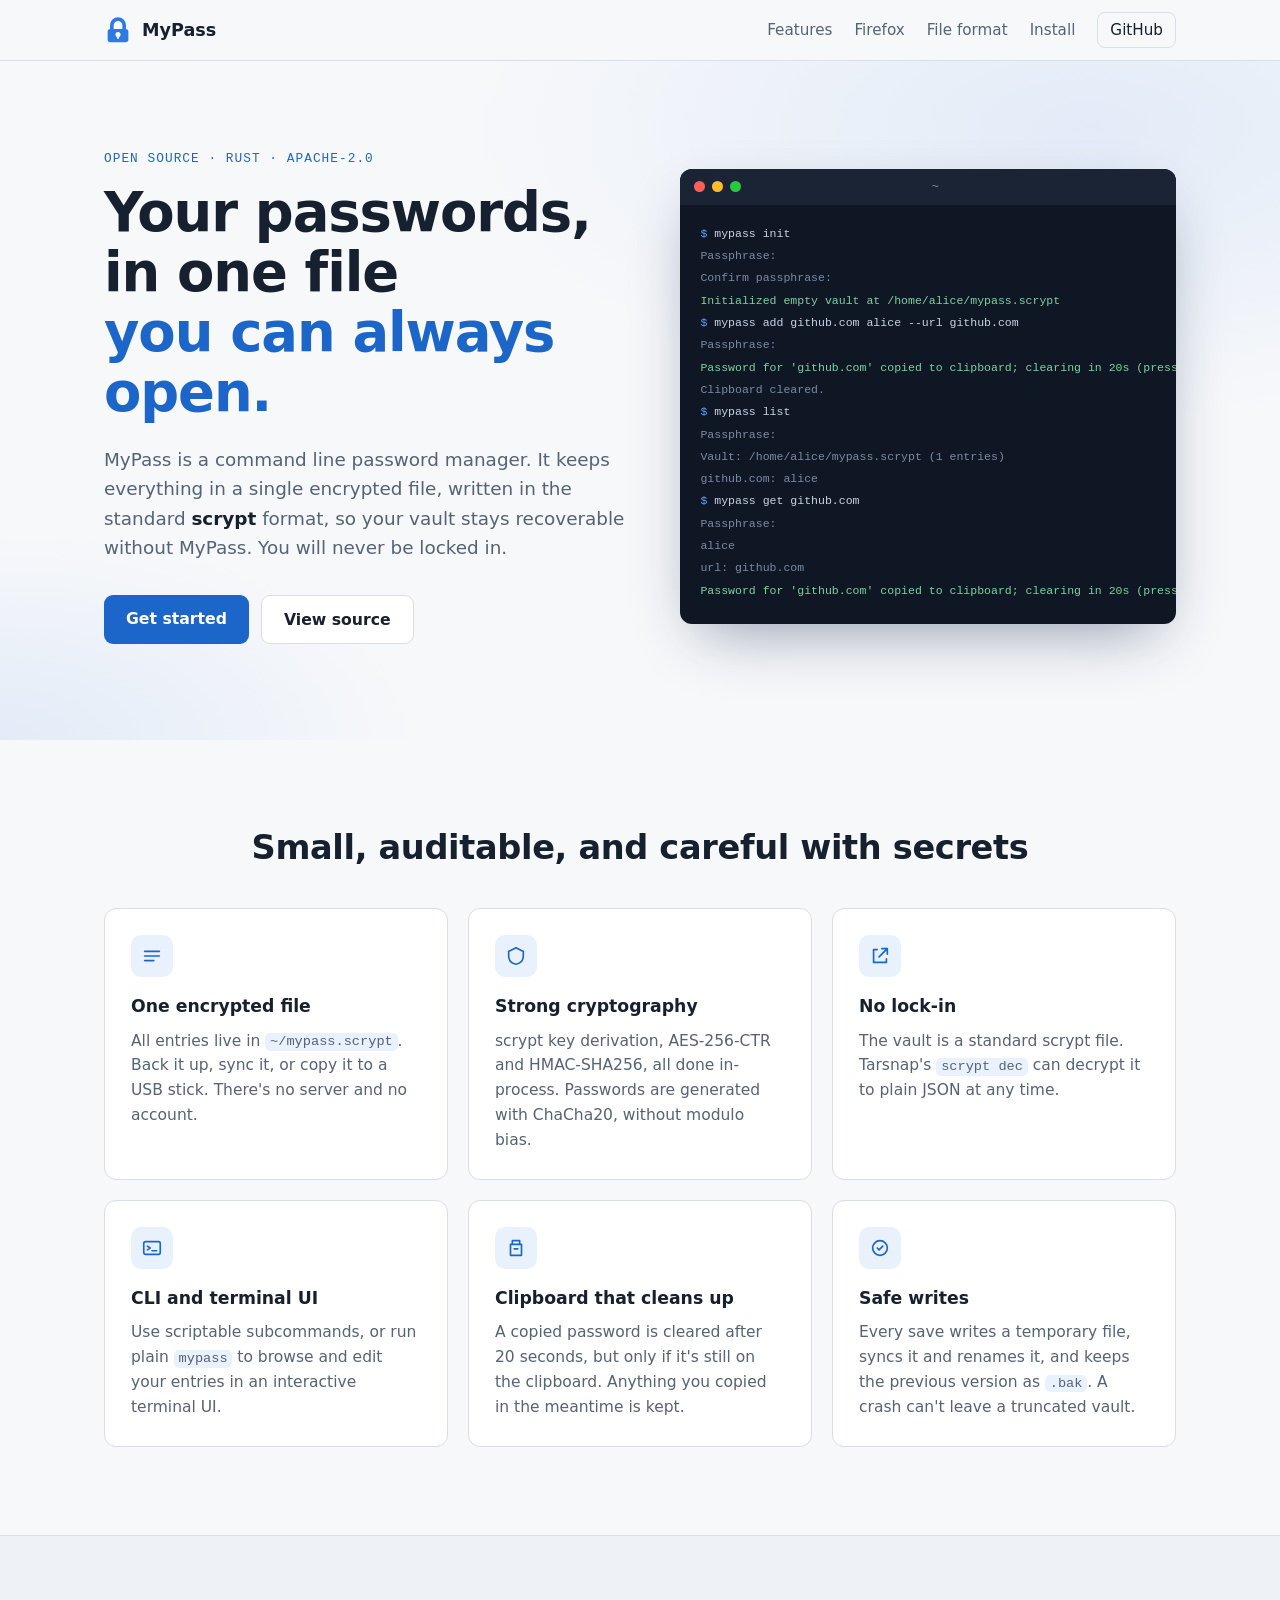
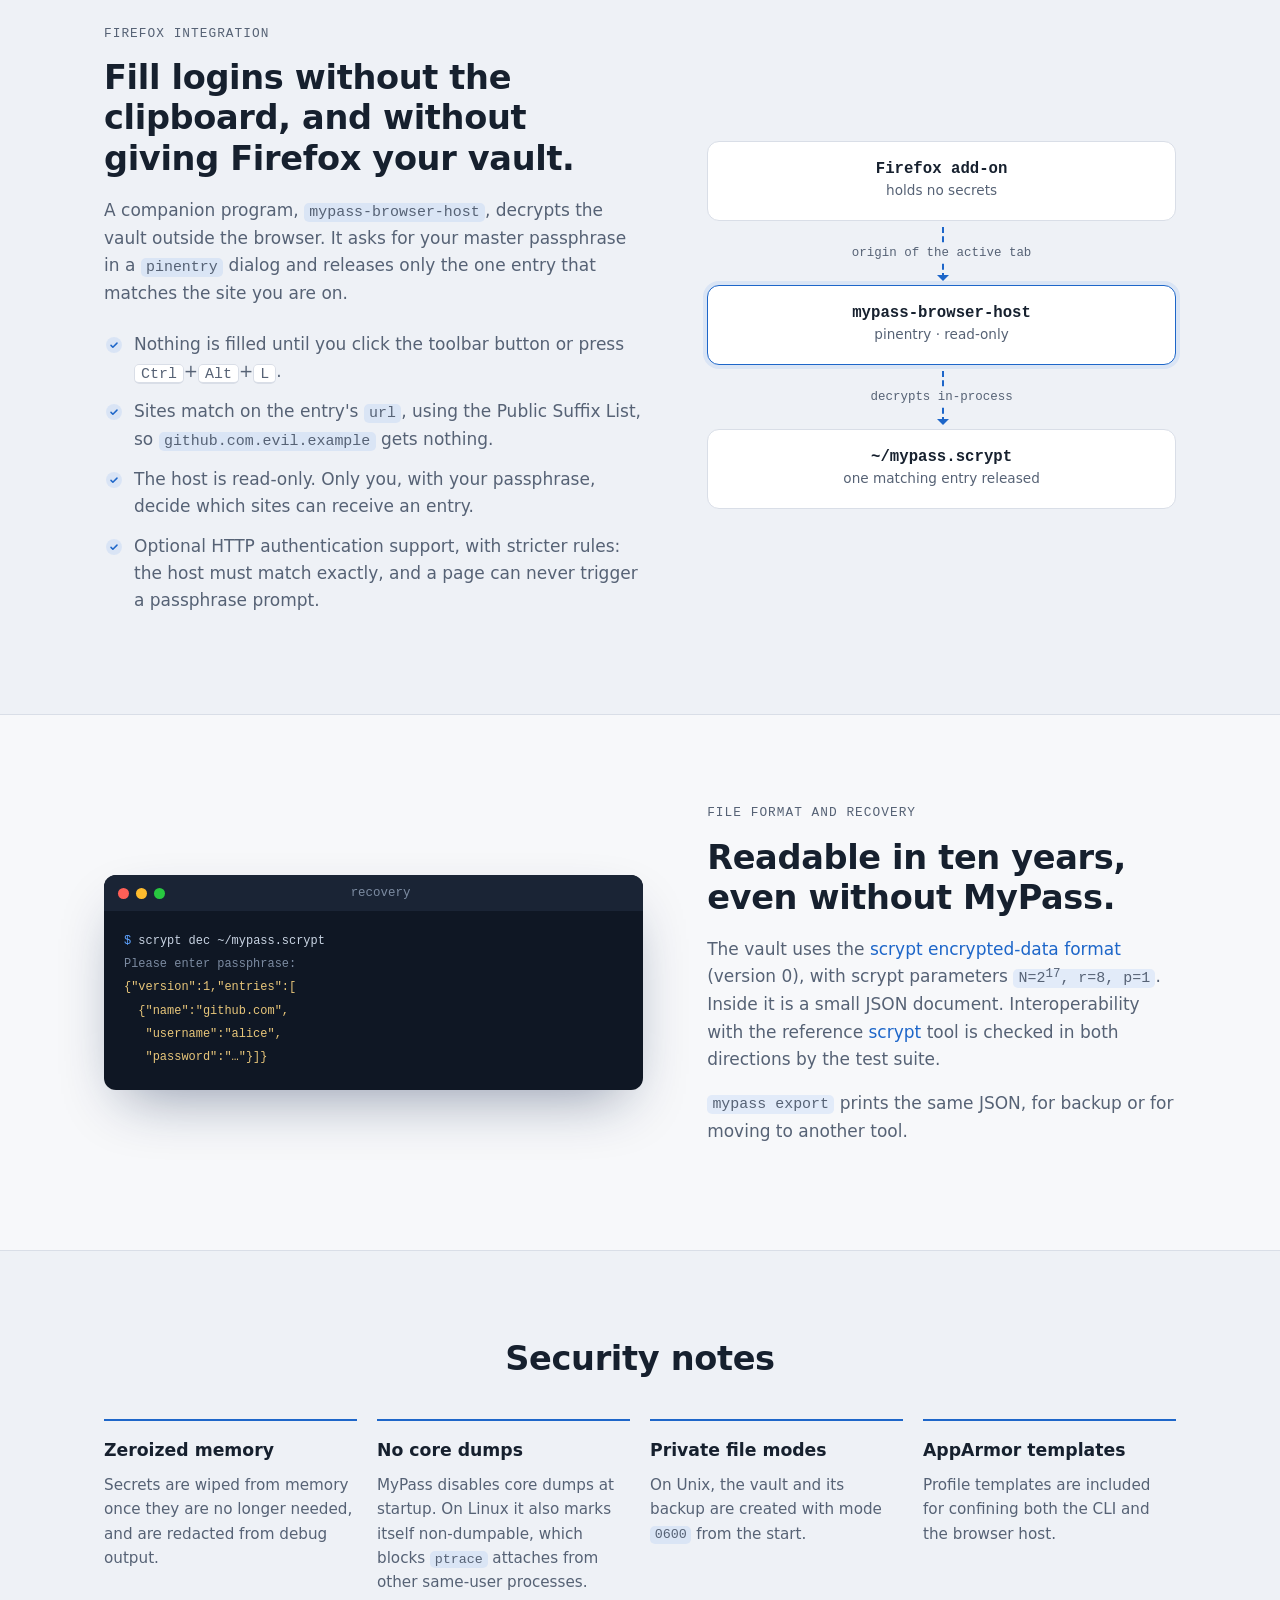
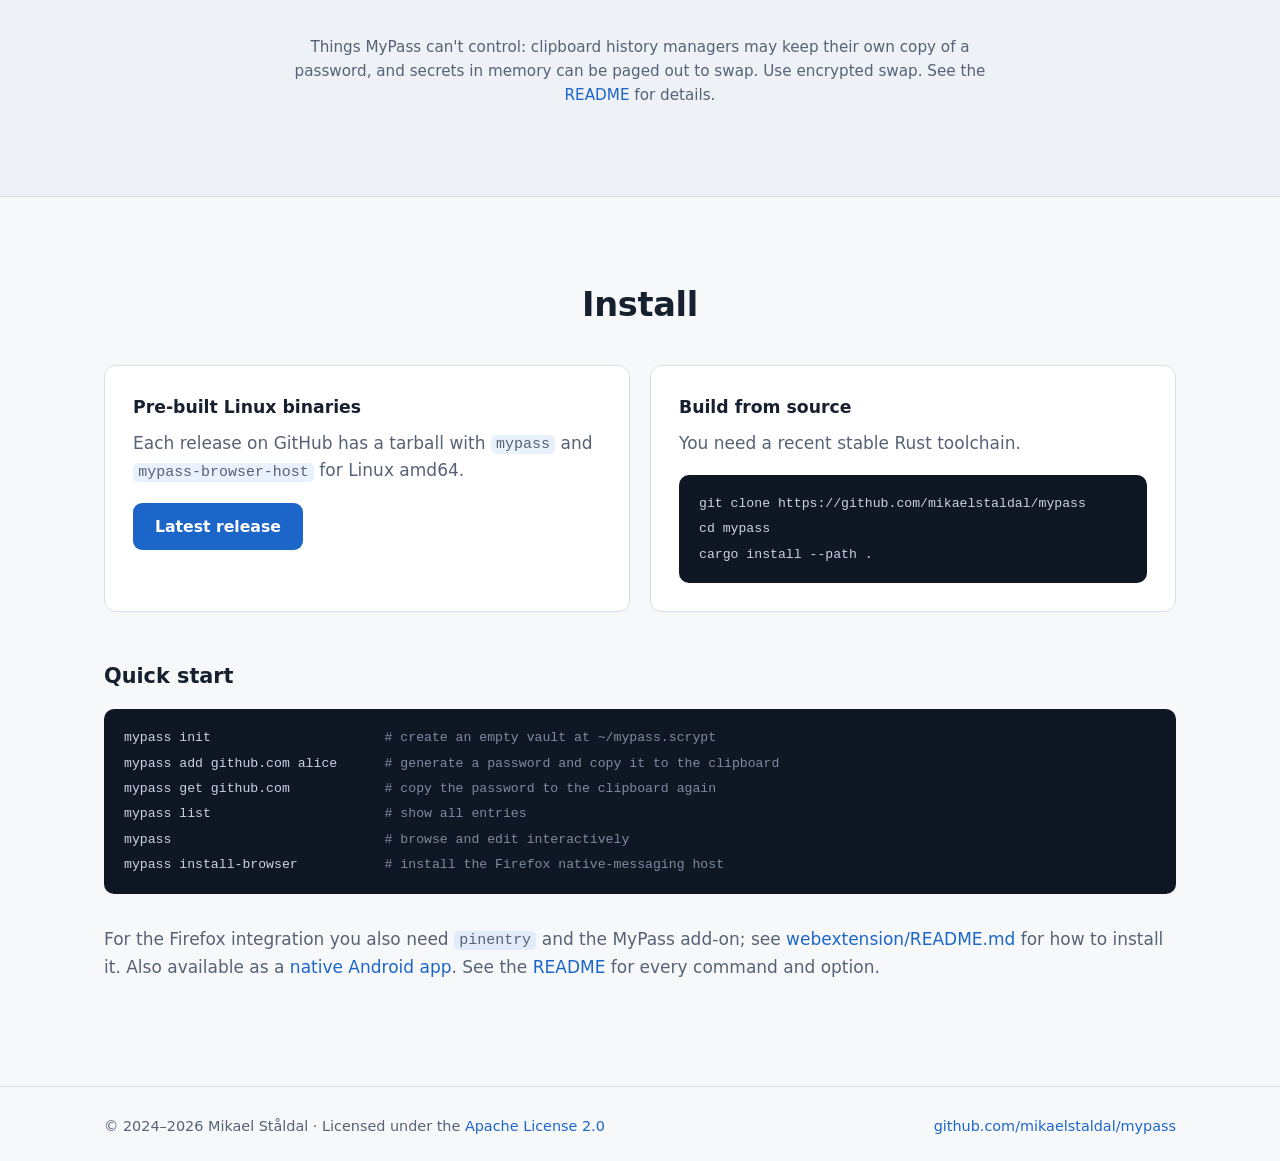
<file: site/index.html>
<!doctype html>
<html lang="en">
<head>
  <meta charset="utf-8">
  <meta name="viewport" content="width=device-width, initial-scale=1">
  <title>MyPass — a password manager for the command line</title>
  <meta name="description" content="MyPass keeps your passwords in a single encrypted file, in the standard scrypt format you can always recover. Command line, terminal UI and Firefox integration.">
  <link rel="icon" href="logo.svg" type="image/svg+xml">
  <link rel="stylesheet" href="style.css">
</head>
<body>
  <header class="topbar">
    <div class="wrap topbar-inner">
      <a class="brand" href="#top">
        <img src="logo.svg" alt="" width="28" height="28">
        <span>MyPass</span>
      </a>
      <nav aria-label="Main">
        <a href="#features">Features</a>
        <a href="#firefox">Firefox</a>
        <a href="#format">File format</a>
        <a href="#install">Install</a>
        <a class="nav-gh" href="https://github.com/mikaelstaldal/mypass">GitHub</a>
      </nav>
    </div>
  </header>

  <main id="top">
    <section class="hero">
      <div class="wrap hero-grid">
        <div class="hero-copy">
          <p class="eyebrow">Open source · Rust · Apache-2.0</p>
          <h1>Your passwords, in one file <em>you&nbsp;can always open.</em></h1>
          <p class="lede">
            MyPass is a command line password manager. It keeps everything in a single
            encrypted file, written in the standard <strong>scrypt</strong> format, so
            your vault stays recoverable without MyPass. You will never be locked in.
          </p>
          <div class="cta">
            <a class="btn btn-primary" href="#install">Get started</a>
            <a class="btn btn-ghost" href="https://github.com/mikaelstaldal/mypass">View source</a>
          </div>
        </div>

        <div class="terminal" role="img" aria-label="Example terminal session using mypass">
          <div class="terminal-bar"><span></span><span></span><span></span><b>~</b></div>
<pre><code><span class="p">$</span> mypass init
<span class="o">Passphrase: </span>
<span class="o">Confirm passphrase: </span>
<span class="ok">Initialized empty vault at /home/alice/mypass.scrypt</span>
<span class="p">$</span> mypass add github.com alice --url github.com
<span class="o">Passphrase: </span>
<span class="ok">Password for 'github.com' copied to clipboard; clearing in 20s (press ENTER to clear now).</span>
<span class="o">Clipboard cleared.</span>
<span class="p">$</span> mypass list
<span class="o">Passphrase: </span>
<span class="o">Vault: /home/alice/mypass.scrypt (1 entries)</span>
<span class="o">github.com: alice</span>
<span class="p">$</span> mypass get github.com
<span class="o">Passphrase: </span>
<span class="o">alice</span>
<span class="o">url: github.com</span>
<span class="ok">Password for 'github.com' copied to clipboard; clearing in 20s (press ENTER to clear now).</span><span class="cursor"></span></code></pre>
        </div>
      </div>
    </section>

    <section id="features" class="section">
      <div class="wrap">
        <h2 class="section-title">Small, auditable, and careful with secrets</h2>
        <div class="features">
          <article class="feature">
            <div class="icon" aria-hidden="true">
              <svg viewBox="0 0 24 24"><path d="M4 7h16M4 12h16M4 17h10"/></svg>
            </div>
            <h3>One encrypted file</h3>
            <p>All entries live in <code>~/mypass.scrypt</code>. Back it up, sync it, or copy
              it to a USB stick. There's no server and no account.</p>
          </article>
          <article class="feature">
            <div class="icon" aria-hidden="true">
              <svg viewBox="0 0 24 24"><path d="M12 3l8 4v5c0 5-3.5 8-8 9-4.5-1-8-4-8-9V7z"/></svg>
            </div>
            <h3>Strong cryptography</h3>
            <p>scrypt key derivation, AES-256-CTR and HMAC-SHA256, all done in-process. Passwords
              are generated with ChaCha20, without modulo bias.</p>
          </article>
          <article class="feature">
            <div class="icon" aria-hidden="true">
              <svg viewBox="0 0 24 24"><path d="M9 5H5v14h14v-4M14 4h6v6M20 4l-9 9"/></svg>
            </div>
            <h3>No lock-in</h3>
            <p>The vault is a standard scrypt file. Tarsnap's <code>scrypt dec</code> can
              decrypt it to plain JSON at any time.</p>
          </article>
          <article class="feature">
            <div class="icon" aria-hidden="true">
              <svg viewBox="0 0 24 24"><rect x="3" y="5" width="18" height="14" rx="2"/><path d="M7 10l3 2-3 2M12 15h5"/></svg>
            </div>
            <h3>CLI and terminal UI</h3>
            <p>Use scriptable subcommands, or run plain <code>mypass</code> to browse and edit
              your entries in an interactive terminal UI.</p>
          </article>
          <article class="feature">
            <div class="icon" aria-hidden="true">
              <svg viewBox="0 0 24 24"><path d="M8 4h8v4H8zM6 8h12v12H6z"/><path d="M10 13h4"/></svg>
            </div>
            <h3>Clipboard that cleans up</h3>
            <p>A copied password is cleared after 20 seconds, but only if it's still on the
              clipboard. Anything you copied in the meantime is kept.</p>
          </article>
          <article class="feature">
            <div class="icon" aria-hidden="true">
              <svg viewBox="0 0 24 24"><path d="M4 12a8 8 0 1016 0 8 8 0 00-16 0zM9 12l2 2 4-4"/></svg>
            </div>
            <h3>Safe writes</h3>
            <p>Every save writes a temporary file, syncs it and renames it, and keeps the
              previous version as <code>.bak</code>. A crash can't leave a truncated vault.</p>
          </article>
        </div>
      </div>
    </section>

    <section id="firefox" class="section section-alt">
      <div class="wrap split">
        <div>
          <p class="eyebrow">Firefox integration</p>
          <h2>Fill logins without the clipboard, and without giving Firefox your vault.</h2>
          <p>
            A companion program, <code>mypass-browser-host</code>, decrypts the vault outside
            the browser. It asks for your master passphrase in a <code>pinentry</code> dialog
            and releases only the one entry that matches the site you are on.
          </p>
          <ul class="checks">
            <li>Nothing is filled until you click the toolbar button or press <kbd>Ctrl</kbd>+<kbd>Alt</kbd>+<kbd>L</kbd>.</li>
            <li>Sites match on the entry's <code>url</code>, using the Public Suffix List, so
              <code>github.com.evil.example</code> gets nothing.</li>
            <li>The host is read-only. Only you, with your passphrase, decide which sites
              can receive an entry.</li>
            <li>Optional HTTP authentication support, with stricter rules: the host must match
              exactly, and a page can never trigger a passphrase prompt.</li>
          </ul>
        </div>
        <div class="diagram" aria-label="How the Firefox integration works">
          <div class="node">
            <span class="node-label">Firefox add-on</span>
            <span class="node-sub">holds no secrets</span>
          </div>
          <div class="arrow"><span>origin of the active tab</span></div>
          <div class="node node-accent">
            <span class="node-label">mypass-browser-host</span>
            <span class="node-sub">pinentry · read-only</span>
          </div>
          <div class="arrow arrow-down"><span>decrypts in-process</span></div>
          <div class="node">
            <span class="node-label">~/mypass.scrypt</span>
            <span class="node-sub">one matching entry released</span>
          </div>
        </div>
      </div>
    </section>

    <section id="format" class="section">
      <div class="wrap split split-reverse">
        <div>
          <p class="eyebrow">File format and recovery</p>
          <h2>Readable in ten years, even without MyPass.</h2>
          <p>
            The vault uses the
            <a href="https://github.com/Tarsnap/scrypt/blob/master/FORMAT">scrypt
            encrypted-data format</a> (version 0), with scrypt parameters
            <code>N=2<sup>17</sup>, r=8, p=1</code>. Inside it is a small JSON document.
            Interoperability with the reference <a href="https://www.tarsnap.com/scrypt.html">scrypt</a>
            tool is checked in both directions by the test suite.
          </p>
          <p>
            <code>mypass export</code> prints the same JSON, for backup or for moving to
            another tool.
          </p>
        </div>
        <div class="terminal terminal-small">
          <div class="terminal-bar"><span></span><span></span><span></span><b>recovery</b></div>
<pre><code><span class="p">$</span> scrypt dec ~/mypass.scrypt
<span class="o">Please enter passphrase: </span>
<span class="j">{"version":1,"entries":[
  {"name":"github.com",
   "username":"alice",
   "password":"…"}]}</span></code></pre>
        </div>
      </div>
    </section>

    <section class="section section-alt">
      <div class="wrap">
        <h2 class="section-title">Security notes</h2>
        <div class="notes">
          <div class="note">
            <h3>Zeroized memory</h3>
            <p>Secrets are wiped from memory once they are no longer needed, and are redacted
              from debug output.</p>
          </div>
          <div class="note">
            <h3>No core dumps</h3>
            <p>MyPass disables core dumps at startup. On Linux it also marks itself
              non-dumpable, which blocks <code>ptrace</code> attaches from other same-user processes.</p>
          </div>
          <div class="note">
            <h3>Private file modes</h3>
            <p>On Unix, the vault and its backup are created with mode <code>0600</code>
              from the start.</p>
          </div>
          <div class="note">
            <h3>AppArmor templates</h3>
            <p>Profile templates are included for confining both the CLI and the browser host.</p>
          </div>
        </div>
        <p class="caveat">
          Things MyPass can't control: clipboard history managers may keep their own copy of a
          password, and secrets in memory can be paged out to swap. Use encrypted swap. See the
          <a href="https://github.com/mikaelstaldal/mypass#security-notes">README</a> for details.
        </p>
      </div>
    </section>

    <section id="install" class="section">
      <div class="wrap">
        <h2 class="section-title">Install</h2>
        <div class="install">
          <div class="install-card">
            <h3>Pre-built Linux binaries</h3>
            <p>Each release on GitHub has a tarball with <code>mypass</code> and
              <code>mypass-browser-host</code> for Linux amd64.</p>
            <a class="btn btn-primary" href="https://github.com/mikaelstaldal/mypass/releases/latest">Latest release</a>
          </div>
          <div class="install-card">
            <h3>Build from source</h3>
            <p>You need a recent stable Rust toolchain.</p>
<pre class="code"><code>git clone https://github.com/mikaelstaldal/mypass
cd mypass
cargo install --path .</code></pre>
          </div>
        </div>

        <h3 class="sub">Quick start</h3>
<pre class="code"><code>mypass init                      <span class="c"># create an empty vault at ~/mypass.scrypt</span>
mypass add github.com alice      <span class="c"># generate a password and copy it to the clipboard</span>
mypass get github.com            <span class="c"># copy the password to the clipboard again</span>
mypass list                      <span class="c"># show all entries</span>
mypass                           <span class="c"># browse and edit interactively</span>
mypass install-browser           <span class="c"># install the Firefox native-messaging host</span></code></pre>

        <p class="more">
          For the Firefox integration you also need <code>pinentry</code> and the MyPass add-on; see
          <a href="https://github.com/mikaelstaldal/mypass/blob/main/webextension/README.md">webextension/README.md</a>
          for how to install it.
          Also available as a <a href="https://github.com/mikaelstaldal/mypass-android">native Android app</a>.
          See the <a href="https://github.com/mikaelstaldal/mypass#readme">README</a> for every command and option.
        </p>
      </div>
    </section>
  </main>

  <footer class="footer">
    <div class="wrap footer-inner">
      <span>© 2024–2026 Mikael Ståldal · Licensed under the
        <a href="https://github.com/mikaelstaldal/mypass/blob/main/LICENSE">Apache License 2.0</a></span>
      <a href="https://github.com/mikaelstaldal/mypass">github.com/mikaelstaldal/mypass</a>
    </div>
  </footer>
</body>
</html>
</file>
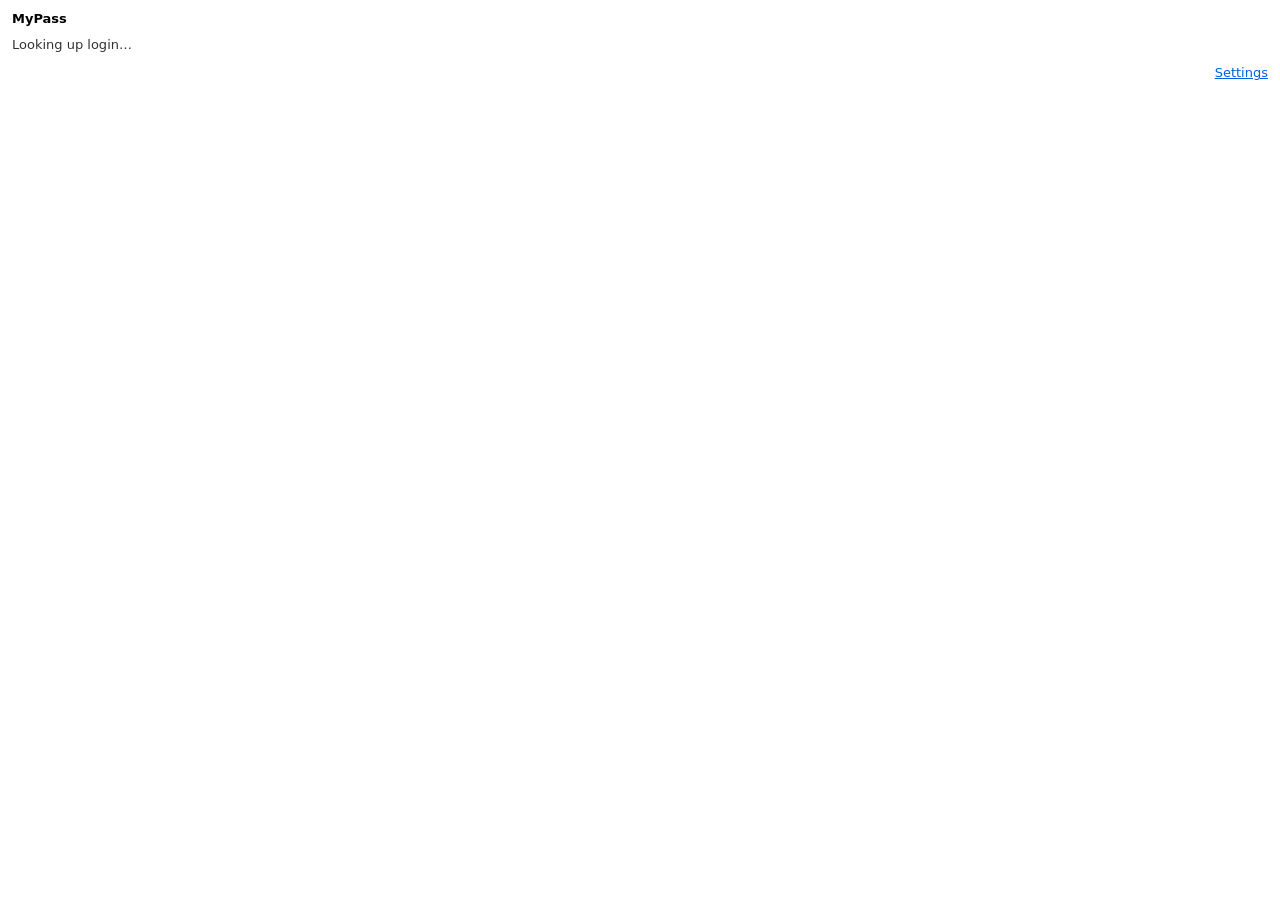
<file: webextension/popup.html>
<!DOCTYPE html>
<html>
  <head>
    <meta charset="utf-8" />
    <style>
      body {
        font: 13px/1.4 system-ui, sans-serif;
        margin: 0;
        padding: 10px 12px;
        min-width: 220px;
      }
      h1 {
        font-size: 13px;
        font-weight: 600;
        margin: 0 0 8px;
      }
      #status {
        color: #333;
        margin-bottom: 6px;
      }
      #status.error {
        color: #c62828;
      }
      ul {
        list-style: none;
        margin: 0;
        padding: 0;
      }
      li button {
        width: 100%;
        text-align: left;
        background: #f3f3f3;
        border: 1px solid #ddd;
        border-radius: 4px;
        padding: 6px 8px;
        margin: 4px 0;
        cursor: pointer;
        font: inherit;
      }
      li button:hover {
        background: #e7e7e7;
      }
      .name {
        font-weight: 600;
      }
      .user {
        color: #666;
      }
      #footer {
        display: flex;
        align-items: center;
        margin-top: 10px;
      }
      #vault {
        font: inherit;
        background: #f3f3f3;
        border: 1px solid #ddd;
        border-radius: 4px;
        padding: 3px 10px;
        cursor: pointer;
      }
      #vault:hover:enabled {
        background: #e7e7e7;
      }
      #vault[hidden] {
        display: none;
      }
      #settings {
        font: inherit;
        background: none;
        border: none;
        padding: 0;
        margin-left: auto;
        color: #0060df;
        text-decoration: underline;
        cursor: pointer;
      }
    </style>
  </head>
  <body>
    <h1>MyPass</h1>
    <div id="status">Looking up login…</div>
    <ul id="list"></ul>
    <div id="footer">
      <button id="vault" hidden></button>
      <button id="settings">Settings</button>
    </div>
    <script src="popup.js"></script>
  </body>
</html>
</file>
<file: site/style.css>
:root {
  --bg: #f7f8fa;
  --bg-alt: #eef1f6;
  --surface: #ffffff;
  --text: #16202e;
  --muted: #566275;
  --border: #d9dee7;
  --accent: #1d66c9;
  --accent-strong: #154f9e;
  --accent-soft: rgba(44, 123, 229, 0.1);
  --term-bg: #0f1724;
  --term-bar: #1a2435;
  --term-text: #c9d4e3;
  --term-dim: #7c8ba1;
  --term-ok: #7fd1a0;
  --term-prompt: #5ea3ff;
  --sans: system-ui, -apple-system, "Segoe UI", Roboto, "Helvetica Neue", Arial, sans-serif;
  --mono: ui-monospace, "SF Mono", "Cascadia Code", "JetBrains Mono", Menlo, Consolas, monospace;
  --radius: 12px;
  color-scheme: light dark;
}

@media (prefers-color-scheme: dark) {
  :root {
    --bg: #0b111b;
    --bg-alt: #101827;
    --surface: #141d2c;
    --text: #e3e9f2;
    --muted: #9aa7ba;
    --border: #243147;
    --accent: #5ea3ff;
    --accent-strong: #8bbcff;
    --accent-soft: rgba(94, 163, 255, 0.12);
    --term-bg: #070c14;
    --term-bar: #111a28;
  }
}

* { box-sizing: border-box; }

html { scroll-behavior: smooth; scroll-padding-top: 72px; }

body {
  margin: 0;
  background: var(--bg);
  color: var(--text);
  font-family: var(--sans);
  font-size: 17px;
  line-height: 1.6;
  -webkit-font-smoothing: antialiased;
}

a { color: var(--accent); text-decoration: none; }
a:hover { text-decoration: underline; }

code, kbd, pre { font-family: var(--mono); font-size: 0.88em; }

p code, li code, h3 code {
  background: var(--accent-soft);
  padding: 0.1em 0.35em;
  border-radius: 5px;
  word-break: break-word;
}

kbd {
  border: 1px solid var(--border);
  border-bottom-width: 2px;
  border-radius: 5px;
  padding: 0.05em 0.4em;
  background: var(--surface);
}

.wrap { max-width: 1120px; margin: 0 auto; padding: 0 24px; }

/* Top bar */
.topbar {
  position: sticky;
  top: 0;
  z-index: 10;
  background: color-mix(in srgb, var(--bg) 85%, transparent);
  backdrop-filter: blur(10px);
  border-bottom: 1px solid var(--border);
}
.topbar-inner { display: flex; align-items: center; justify-content: space-between; height: 60px; gap: 16px; }
.brand { display: flex; align-items: center; gap: 10px; font-weight: 700; font-size: 1.1rem; color: var(--text); }
.brand:hover { text-decoration: none; }
nav { display: flex; gap: 22px; align-items: center; font-size: 0.95rem; }
nav a { color: var(--muted); }
nav a:hover { color: var(--text); text-decoration: none; }
nav .nav-gh {
  color: var(--text);
  border: 1px solid var(--border);
  padding: 5px 12px;
  border-radius: 8px;
}

/* Hero */
.hero {
  padding: 88px 0 96px;
  background:
    radial-gradient(900px 420px at 85% 10%, var(--accent-soft), transparent 70%),
    radial-gradient(600px 300px at 0% 100%, var(--accent-soft), transparent 70%);
}
.hero-grid { display: grid; grid-template-columns: 1.05fr 1fr; gap: 56px; align-items: center; }
.eyebrow {
  margin: 0 0 14px;
  font-family: var(--mono);
  font-size: 0.8rem;
  letter-spacing: 0.08em;
  text-transform: uppercase;
  color: var(--accent);
}
h1 {
  font-size: clamp(2.2rem, 4.6vw, 3.4rem);
  line-height: 1.1;
  letter-spacing: -0.02em;
  margin: 0 0 22px;
}
h1 em { font-style: normal; color: var(--accent); }
.lede { font-size: 1.15rem; color: var(--muted); margin: 0 0 32px; max-width: 34em; }
.lede strong { color: var(--text); }
.cta { display: flex; gap: 12px; flex-wrap: wrap; }

.btn {
  display: inline-block;
  padding: 11px 22px;
  border-radius: 9px;
  font-weight: 600;
  font-size: 0.98rem;
  transition: transform 0.15s ease, background 0.15s ease;
}
.btn:hover { text-decoration: none; transform: translateY(-1px); }
.btn-primary { background: var(--accent); color: #fff; }
.btn-primary:hover { background: var(--accent-strong); }
@media (prefers-color-scheme: dark) { .btn-primary { color: #06101f; } }
.btn-ghost { border: 1px solid var(--border); color: var(--text); background: var(--surface); }

/* Terminal */
.terminal {
  background: var(--term-bg);
  border-radius: var(--radius);
  box-shadow: 0 24px 60px -20px rgba(10, 30, 70, 0.45), 0 0 0 1px rgba(255, 255, 255, 0.04);
  overflow: hidden;
  min-width: 0;
}
.terminal-bar {
  display: flex;
  align-items: center;
  gap: 7px;
  padding: 11px 14px;
  background: var(--term-bar);
}
.terminal-bar span { width: 11px; height: 11px; border-radius: 50%; background: #3a465a; }
.terminal-bar span:nth-child(1) { background: #ff5f57; }
.terminal-bar span:nth-child(2) { background: #febc2e; }
.terminal-bar span:nth-child(3) { background: #28c840; }
.terminal-bar b { margin-left: auto; margin-right: auto; font: 500 0.78rem var(--mono); color: var(--term-dim); padding-right: 40px; }
.terminal pre {
  margin: 0;
  padding: 18px 20px 22px;
  color: var(--term-text);
  font-size: 0.82rem;
  line-height: 1.7;
  overflow-x: auto;
}
.terminal .p { color: var(--term-prompt); user-select: none; }
.terminal .o { color: var(--term-dim); }
.terminal .ok { color: var(--term-ok); }
.terminal .j { color: #e8c67a; }
.cursor {
  display: inline-block;
  width: 0.55em;
  height: 1.1em;
  margin-left: 2px;
  vertical-align: text-bottom;
  background: var(--term-text);
  animation: blink 1.1s steps(1) infinite;
}
@keyframes blink { 50% { opacity: 0; } }
@media (prefers-reduced-motion: reduce) {
  .cursor { animation: none; }
  html { scroll-behavior: auto; }
}

/* Sections */
.section { padding: 88px 0; }
.section-alt { background: var(--bg-alt); border-top: 1px solid var(--border); border-bottom: 1px solid var(--border); }
.section-title { font-size: clamp(1.6rem, 3vw, 2.1rem); letter-spacing: -0.01em; margin: 0 0 40px; text-align: center; }
h2 { font-size: clamp(1.6rem, 3vw, 2.1rem); line-height: 1.2; letter-spacing: -0.01em; margin: 0 0 18px; }
h3 { margin: 0 0 8px; font-size: 1.08rem; }
.section p { color: var(--muted); }

.features { display: grid; grid-template-columns: repeat(3, 1fr); gap: 20px; }
.feature {
  background: var(--surface);
  border: 1px solid var(--border);
  border-radius: var(--radius);
  padding: 26px;
  transition: border-color 0.2s ease, transform 0.2s ease;
}
.feature:hover { border-color: var(--accent); transform: translateY(-2px); }
.feature p { margin: 0; font-size: 0.97rem; }
.icon {
  width: 42px;
  height: 42px;
  border-radius: 10px;
  display: grid;
  place-items: center;
  background: var(--accent-soft);
  margin-bottom: 16px;
}
.icon svg { width: 22px; height: 22px; fill: none; stroke: var(--accent); stroke-width: 1.8; stroke-linecap: round; stroke-linejoin: round; }

.split { display: grid; grid-template-columns: 1.15fr 1fr; gap: 64px; align-items: center; }
.split-reverse > :first-child { order: 2; }

.checks { list-style: none; padding: 0; margin: 24px 0 0; }
.checks li { position: relative; padding-left: 30px; margin-bottom: 12px; color: var(--muted); }
.checks li::before {
  content: "";
  position: absolute;
  left: 2px;
  top: 0.35em;
  width: 16px;
  height: 16px;
  border-radius: 50%;
  background: var(--accent-soft) url("data:image/svg+xml,%3Csvg xmlns='http://www.w3.org/2000/svg' viewBox='0 0 16 16'%3E%3Cpath d='M4 8.5l2.5 2.5L12 5.5' fill='none' stroke='%231d66c9' stroke-width='2' stroke-linecap='round' stroke-linejoin='round'/%3E%3C/svg%3E") center / 12px no-repeat;
}

/* Diagram */
.diagram { display: flex; flex-direction: column; align-items: stretch; }
.node {
  background: var(--surface);
  border: 1px solid var(--border);
  border-radius: var(--radius);
  padding: 18px 22px;
  text-align: center;
}
.node-accent { border-color: var(--accent); box-shadow: 0 0 0 4px var(--accent-soft); }
.node-label { display: block; font: 600 0.98rem var(--mono); }
.node-sub { display: block; font-size: 0.85rem; color: var(--muted); margin-top: 2px; }
.arrow {
  position: relative;
  height: 64px;
  display: flex;
  align-items: center;
  justify-content: center;
}
.arrow::before {
  content: "";
  position: absolute;
  top: 6px;
  bottom: 6px;
  left: 50%;
  border-left: 2px dashed var(--accent);
}
.arrow::after {
  content: "";
  position: absolute;
  bottom: 4px;
  left: calc(50% - 5px);
  border: 6px solid transparent;
  border-top-color: var(--accent);
  border-bottom: 0;
}
.arrow span {
  position: relative;
  background: var(--bg-alt);
  padding: 2px 10px;
  font: 0.78rem var(--mono);
  color: var(--muted);
}

.terminal-small pre { font-size: 0.85rem; }

/* Notes */
.notes { display: grid; grid-template-columns: repeat(4, 1fr); gap: 20px; }
.note { border-top: 2px solid var(--accent); padding-top: 16px; }
.note p { margin: 0; font-size: 0.95rem; }
.caveat {
  margin: 40px auto 0;
  max-width: 46em;
  text-align: center;
  font-size: 0.95rem;
}

/* Install */
.install { display: grid; grid-template-columns: 1fr 1fr; gap: 20px; margin-bottom: 48px; }
.install-card {
  background: var(--surface);
  border: 1px solid var(--border);
  border-radius: var(--radius);
  padding: 28px;
  min-width: 0;
}
.install-card p { margin: 0 0 18px; }
.sub { font-size: 1.3rem; margin-bottom: 16px; }
pre.code {
  margin: 0;
  background: var(--term-bg);
  color: var(--term-text);
  border-radius: 10px;
  padding: 16px 20px;
  overflow-x: auto;
  line-height: 1.7;
}
pre.code .c { color: var(--term-dim); }
.more { margin-top: 32px; }

/* Footer */
.footer { border-top: 1px solid var(--border); padding: 28px 0; font-size: 0.9rem; color: var(--muted); }
.footer-inner { display: flex; justify-content: space-between; gap: 16px; flex-wrap: wrap; }

/* Responsive */
@media (max-width: 960px) {
  .hero-grid, .split { grid-template-columns: 1fr; gap: 44px; }
  .split-reverse > :first-child { order: 0; }
  .features { grid-template-columns: repeat(2, 1fr); }
  .notes { grid-template-columns: repeat(2, 1fr); }
}
@media (max-width: 680px) {
  .wrap { padding: 0 16px; }
  nav a:not(.nav-gh) { display: none; }
  .hero { padding: 56px 0 64px; }
  .section { padding: 64px 0; }
  .features, .notes, .install { grid-template-columns: 1fr; }
  .terminal pre { font-size: 0.74rem; }
}
</file>
